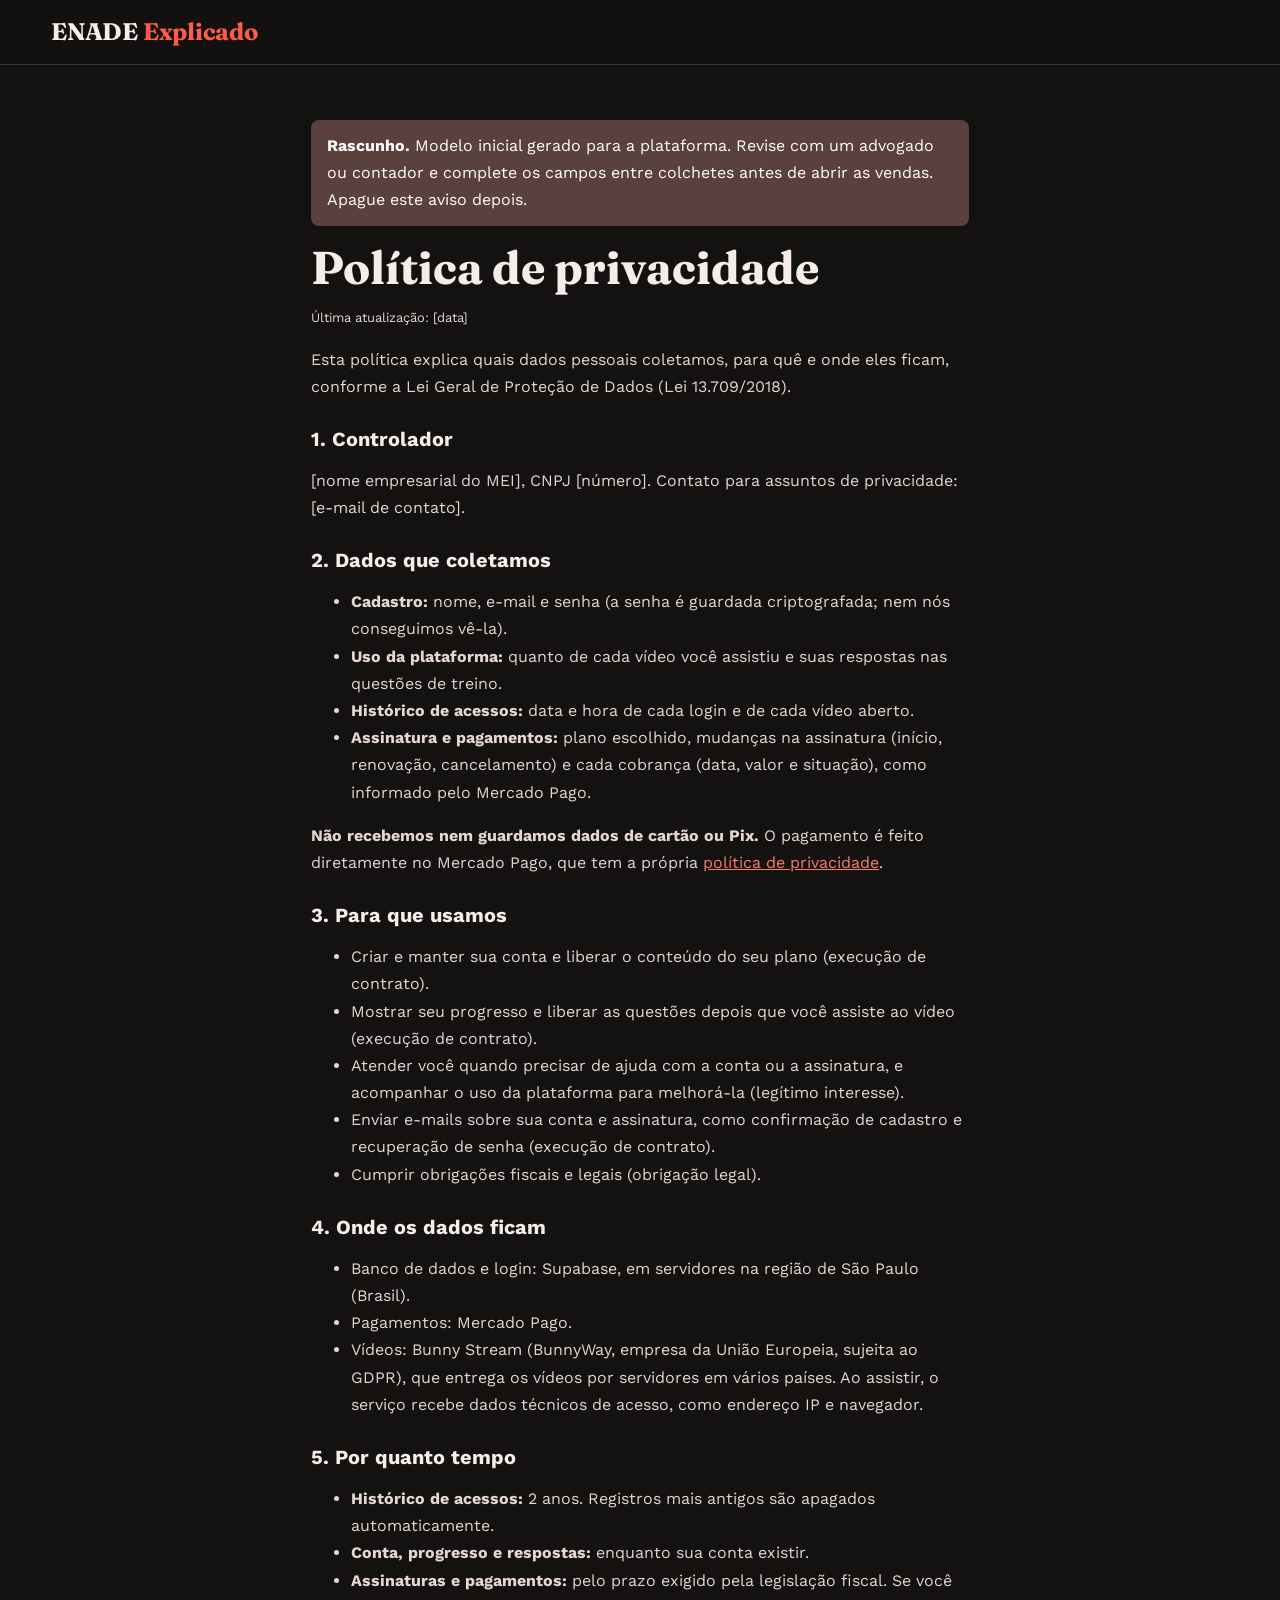
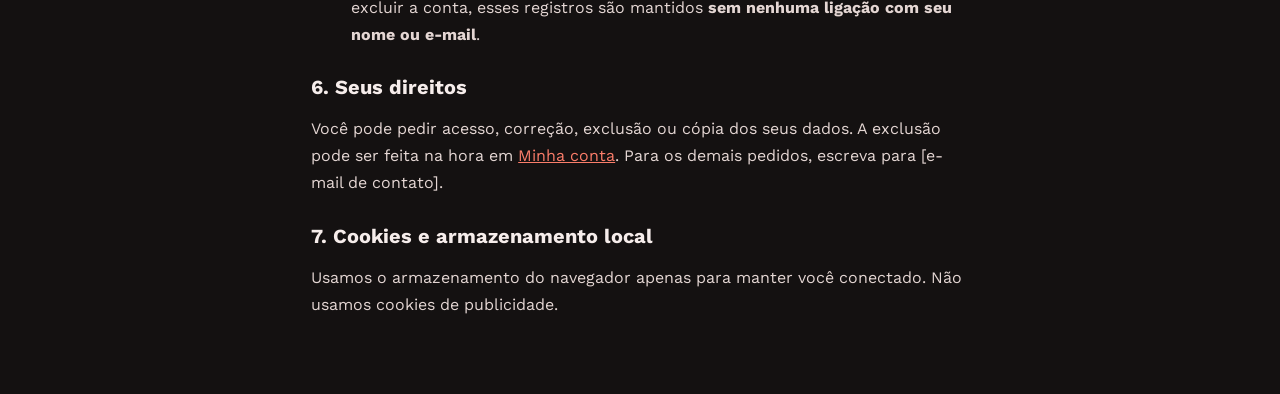
<file: enade/privacidade.html>
<!doctype html>
<html lang="pt-BR">
<head>
<meta charset="utf-8">
<meta name="viewport" content="width=device-width, initial-scale=1">
<title>Política de privacidade · ENADE Explicado</title>
<meta name="theme-color" content="#141111">
<link rel="preconnect" href="https://fonts.googleapis.com">
<link rel="preconnect" href="https://fonts.gstatic.com" crossorigin>
<link href="https://fonts.googleapis.com/css2?family=Fraunces:opsz,wght@9..144,700&family=Work+Sans:wght@400;600;700&display=swap" rel="stylesheet">
<link rel="stylesheet" href="estilo.css">
<style>.doc h2{font-size:20px;margin:28px 0 8px}.doc p,.doc li{color:#E4D6D3;line-height:1.7}.doc .rascunho{background:#5B413E;color:#fff;border-radius:8px;padding:12px 16px}</style>
</head>
<body>
<header class="topbar solid"><a class="logo" href="index.html">ENADE <span>Explicado</span></a></header>
<main class="wrapp doc" style="max-width:760px">
<p class="rascunho"><strong>Rascunho.</strong> Modelo inicial gerado para a plataforma. Revise com um advogado ou contador e complete os campos entre colchetes antes de abrir as vendas. Apague este aviso depois.</p>
<h1>Política de privacidade</h1>
<p class="hint">Última atualização: [data]</p>
<p>Esta política explica quais dados pessoais coletamos, para quê e onde eles ficam, conforme a Lei Geral de Proteção de Dados (Lei 13.709/2018).</p>
<h2>1. Controlador</h2>
<p>[nome empresarial do MEI], CNPJ [número]. Contato para assuntos de privacidade: <span data-contato></span>.</p>
<h2>2. Dados que coletamos</h2>
<ul>
<li><strong>Cadastro:</strong> nome, e-mail e senha (a senha é guardada criptografada; nem nós conseguimos vê-la).</li>
<li><strong>Uso da plataforma:</strong> quanto de cada vídeo você assistiu e suas respostas nas questões de treino.</li>
<li><strong>Histórico de acessos:</strong> data e hora de cada login e de cada vídeo aberto.</li>
<li><strong>Assinatura e pagamentos:</strong> plano escolhido, mudanças na assinatura (início, renovação, cancelamento) e cada cobrança (data, valor e situação), como informado pelo Mercado Pago.</li>
</ul>
<p><strong>Não recebemos nem guardamos dados de cartão ou Pix.</strong> O pagamento é feito diretamente no Mercado Pago, que tem a própria <a href="https://www.mercadopago.com.br/privacidade" target="_blank" rel="noopener">política de privacidade</a>.</p>
<h2>3. Para que usamos</h2>
<ul>
<li>Criar e manter sua conta e liberar o conteúdo do seu plano (execução de contrato).</li>
<li>Mostrar seu progresso e liberar as questões depois que você assiste ao vídeo (execução de contrato).</li>
<li>Atender você quando precisar de ajuda com a conta ou a assinatura, e acompanhar o uso da plataforma para melhorá-la (legítimo interesse).</li>
<li>Enviar e-mails sobre sua conta e assinatura, como confirmação de cadastro e recuperação de senha (execução de contrato).</li>
<li>Cumprir obrigações fiscais e legais (obrigação legal).</li>
</ul>
<h2>4. Onde os dados ficam</h2>
<ul>
<li>Banco de dados e login: Supabase, em servidores na região de São Paulo (Brasil).</li>
<li>Pagamentos: Mercado Pago.</li>
<li>Vídeos: Bunny Stream (BunnyWay, empresa da União Europeia, sujeita ao GDPR), que entrega os vídeos por servidores em vários países. Ao assistir, o serviço recebe dados técnicos de acesso, como endereço IP e navegador.</li>
</ul>
<h2>5. Por quanto tempo</h2>
<ul>
<li><strong>Histórico de acessos:</strong> 2 anos. Registros mais antigos são apagados automaticamente.</li>
<li><strong>Conta, progresso e respostas:</strong> enquanto sua conta existir.</li>
<li><strong>Assinaturas e pagamentos:</strong> pelo prazo exigido pela legislação fiscal. Se você excluir a conta, esses registros são mantidos <strong>sem nenhuma ligação com seu nome ou e-mail</strong>.</li>
</ul>
<h2>6. Seus direitos</h2>
<p>Você pode pedir acesso, correção, exclusão ou cópia dos seus dados. A exclusão pode ser feita na hora em <a href="conta.html">Minha conta</a>. Para os demais pedidos, escreva para <span data-contato></span>.</p>
<h2>7. Cookies e armazenamento local</h2>
<p>Usamos o armazenamento do navegador apenas para manter você conectado. Não usamos cookies de publicidade.</p>
</main>
<script src="config.js"></script>
<script>document.querySelectorAll("[data-contato]").forEach(function (el) { el.textContent = (window.CONFIG && window.CONFIG.CONTATO_EMAIL) || "[e-mail de contato]"; });</script>
</body>
</html>
</file>
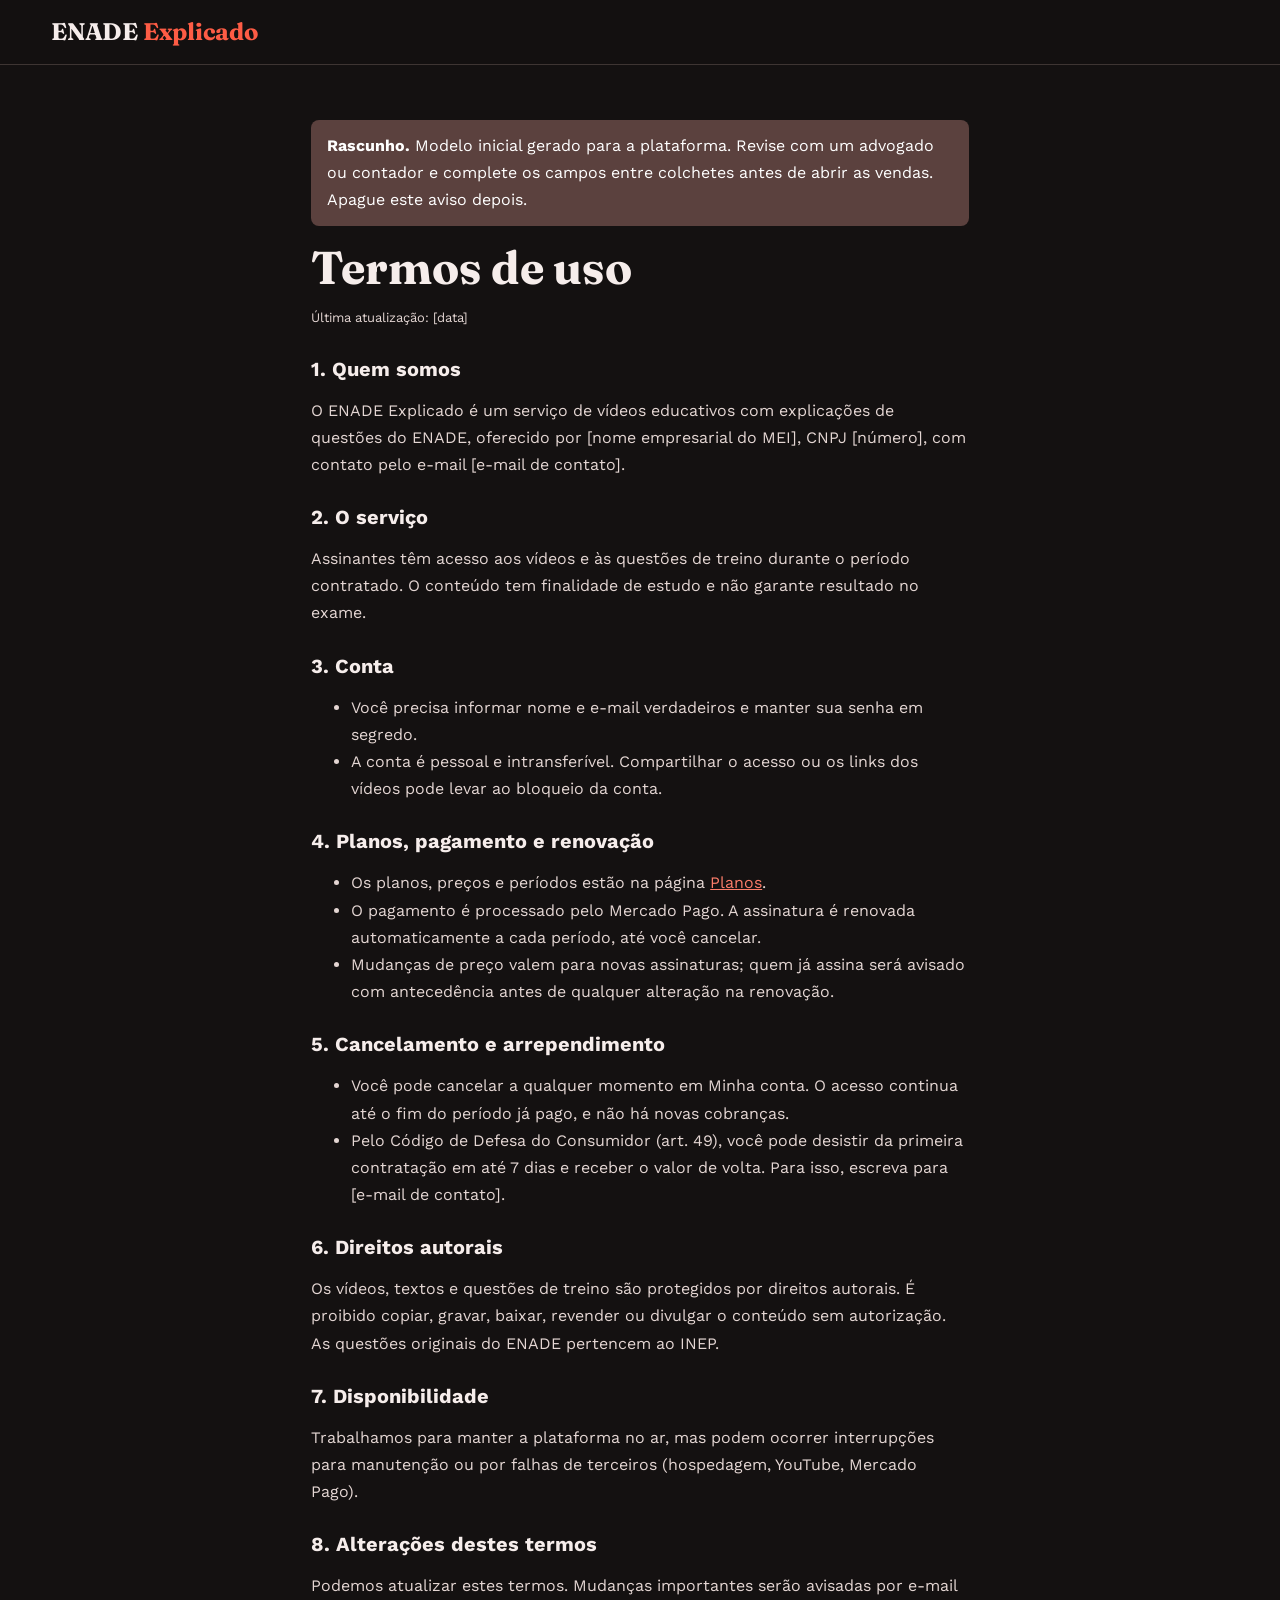
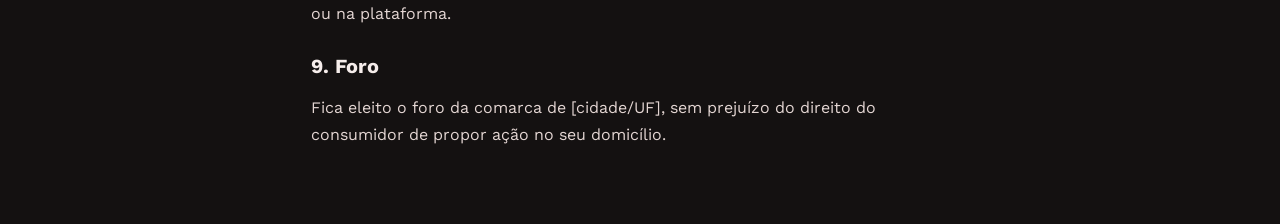
<file: enade/termos.html>
<!doctype html>
<html lang="pt-BR">
<head>
<meta charset="utf-8">
<meta name="viewport" content="width=device-width, initial-scale=1">
<title>Termos de uso · ENADE Explicado</title>
<meta name="theme-color" content="#141111">
<link rel="preconnect" href="https://fonts.googleapis.com">
<link rel="preconnect" href="https://fonts.gstatic.com" crossorigin>
<link href="https://fonts.googleapis.com/css2?family=Fraunces:opsz,wght@9..144,700&family=Work+Sans:wght@400;600;700&display=swap" rel="stylesheet">
<link rel="stylesheet" href="estilo.css">
<style>.doc h2{font-size:20px;margin:28px 0 8px}.doc p,.doc li{color:#E4D6D3;line-height:1.7}.doc .rascunho{background:#5B413E;color:#fff;border-radius:8px;padding:12px 16px}</style>
</head>
<body>
<header class="topbar solid"><a class="logo" href="index.html">ENADE <span>Explicado</span></a></header>
<main class="wrapp doc" style="max-width:760px">
<p class="rascunho"><strong>Rascunho.</strong> Modelo inicial gerado para a plataforma. Revise com um advogado ou contador e complete os campos entre colchetes antes de abrir as vendas. Apague este aviso depois.</p>
<h1>Termos de uso</h1>
<p class="hint">Última atualização: [data]</p>
<h2>1. Quem somos</h2>
<p>O ENADE Explicado é um serviço de vídeos educativos com explicações de questões do ENADE, oferecido por [nome empresarial do MEI], CNPJ [número], com contato pelo e-mail <span data-contato></span>.</p>
<h2>2. O serviço</h2>
<p>Assinantes têm acesso aos vídeos e às questões de treino durante o período contratado. O conteúdo tem finalidade de estudo e não garante resultado no exame.</p>
<h2>3. Conta</h2>
<ul>
<li>Você precisa informar nome e e-mail verdadeiros e manter sua senha em segredo.</li>
<li>A conta é pessoal e intransferível. Compartilhar o acesso ou os links dos vídeos pode levar ao bloqueio da conta.</li>
</ul>
<h2>4. Planos, pagamento e renovação</h2>
<ul>
<li>Os planos, preços e períodos estão na página <a href="planos.html">Planos</a>.</li>
<li>O pagamento é processado pelo Mercado Pago. A assinatura é renovada automaticamente a cada período, até você cancelar.</li>
<li>Mudanças de preço valem para novas assinaturas; quem já assina será avisado com antecedência antes de qualquer alteração na renovação.</li>
</ul>
<h2>5. Cancelamento e arrependimento</h2>
<ul>
<li>Você pode cancelar a qualquer momento em Minha conta. O acesso continua até o fim do período já pago, e não há novas cobranças.</li>
<li>Pelo Código de Defesa do Consumidor (art. 49), você pode desistir da primeira contratação em até 7 dias e receber o valor de volta. Para isso, escreva para <span data-contato></span>.</li>
</ul>
<h2>6. Direitos autorais</h2>
<p>Os vídeos, textos e questões de treino são protegidos por direitos autorais. É proibido copiar, gravar, baixar, revender ou divulgar o conteúdo sem autorização. As questões originais do ENADE pertencem ao INEP.</p>
<h2>7. Disponibilidade</h2>
<p>Trabalhamos para manter a plataforma no ar, mas podem ocorrer interrupções para manutenção ou por falhas de terceiros (hospedagem, YouTube, Mercado Pago).</p>
<h2>8. Alterações destes termos</h2>
<p>Podemos atualizar estes termos. Mudanças importantes serão avisadas por e-mail ou na plataforma.</p>
<h2>9. Foro</h2>
<p>Fica eleito o foro da comarca de [cidade/UF], sem prejuízo do direito do consumidor de propor ação no seu domicílio.</p>
</main>
<script src="config.js"></script>
<script>document.querySelectorAll("[data-contato]").forEach(function (el) { el.textContent = (window.CONFIG && window.CONFIG.CONTATO_EMAIL) || "[e-mail de contato]"; });</script>
</body>
</html>
</file>
<file: enade/estilo.css>
:root{
  color-scheme:dark;
  --bg:#141111; --bg2:#1D1918; --surface:#262120; --surface2:#322B2A; --line:#3E3533;
  --ink:#F6EDEB; --muted:#B8A6A2; --dim:#8C7B77;
  --accent:#FE5C45; --accent2:#FB7D6A; --accent-ink:#1A1413; --focus:#FB7D6A;
  --fg:#C79A93; --ce:#FB7D6A;
  --font:"Work Sans","Segoe UI",Arial,sans-serif; --serif:Fraunces,Georgia,serif;
  --pad:clamp(16px,4vw,56px);
}
*,*::before,*::after{box-sizing:border-box}
html{scroll-behavior:smooth}
body{margin:0;background:var(--bg);color:var(--ink);font-family:var(--font);font-size:16px;line-height:1.5;overflow-x:hidden}
h1,h2,h3{margin:0;line-height:1.15}
a{color:var(--accent2)}
button{font:inherit;color:inherit}
:focus-visible{outline:3px solid var(--focus);outline-offset:2px}
[hidden]{display:none!important}
.sr{position:absolute;width:1px;height:1px;overflow:hidden;clip:rect(0 0 0 0);white-space:nowrap}

/* ---------- Barra do topo ---------- */
.topbar{position:fixed;inset:0 0 auto 0;z-index:20;display:flex;align-items:center;gap:16px;padding:14px var(--pad);
  background:linear-gradient(180deg,rgba(10,8,8,.85),rgba(10,8,8,0));transition:background .25s}
.topbar.solid{background:rgba(20,17,17,.97);box-shadow:0 1px 0 var(--line)}
.logo{font-family:var(--serif);font-weight:700;font-size:24px;letter-spacing:-.01em;color:var(--ink);text-decoration:none;white-space:nowrap}
.logo span{color:var(--accent)}
.search{position:relative;margin-left:auto;flex:0 1 340px}
.search svg{position:absolute;left:12px;top:50%;transform:translateY(-50%);color:var(--muted);pointer-events:none}
.search input{width:100%;font:inherit;font-size:15px;color:var(--ink);background:rgba(0,0,0,.55);border:1px solid rgba(255,255,255,.25);border-radius:6px;padding:8px 12px 8px 38px}
.search input::placeholder{color:var(--dim)}
.fbtn{display:inline-flex;align-items:center;gap:6px;border:1px solid rgba(255,255,255,.25);background:rgba(0,0,0,.55);border-radius:6px;padding:8px 12px;cursor:pointer;font-weight:600;font-size:15px;white-space:nowrap}
.fbtn[aria-expanded="true"]{background:var(--ink);color:var(--accent-ink);border-color:var(--ink)}
.fbtn .n{background:var(--accent);color:#fff;border-radius:999px;font-size:12px;min-width:20px;padding:0 6px;text-align:center}
@media (max-width:560px){
  .logo{font-size:19px}
  .topbar{gap:8px;flex-wrap:wrap}
  .search{order:3;flex:1 1 100%;margin-left:0}
  .fbtn{margin-left:auto}
  .fbtn .t{display:none}
}

/* ---------- Painel de filtros ---------- */
.panel{position:fixed;left:0;right:0;z-index:19;background:rgba(20,17,17,.98);border-bottom:1px solid var(--line);padding:16px var(--pad) 18px;box-shadow:0 20px 40px rgba(0,0,0,.5)}
.panel[hidden]{display:none}
.row{display:grid;grid-template-columns:repeat(5,minmax(0,1fr));gap:10px}
@media (max-width:980px){.row{grid-template-columns:repeat(3,minmax(0,1fr))}}
@media (max-width:600px){.row{grid-template-columns:repeat(2,minmax(0,1fr))}}
.row label,.sortlbl{display:flex;flex-direction:column;gap:3px;font-size:13px;font-weight:600;color:var(--muted)}
select{width:100%;font:inherit;font-size:15px;color:var(--ink);background:var(--surface);border:1px solid var(--line);border-radius:6px;padding:8px 10px}
.panelfoot{display:flex;flex-wrap:wrap;gap:10px 16px;align-items:center;margin-top:12px}
.linkbtn{border:0;background:none;color:var(--accent2);font-weight:600;cursor:pointer;padding:4px 2px;text-decoration:underline}

/* ---------- Destaque ---------- */
.hero{position:relative;min-height:min(78vh,720px);display:flex;align-items:flex-end;padding:120px var(--pad) clamp(40px,8vh,90px);overflow:hidden}
.hero-bg{position:absolute;inset:0;width:100%;height:100%;object-fit:cover;z-index:0}
.hero-bg.ph{background:radial-gradient(120% 90% at 80% 20%,#FB7D6A 0%,#AE4B3D 35%,#5B413E 65%,#141111 100%)}
.hero::after{content:"";position:absolute;inset:0;z-index:1;
  background:linear-gradient(90deg,rgba(20,17,17,.95) 0%,rgba(20,17,17,.6) 45%,rgba(20,17,17,.1) 75%),
             linear-gradient(0deg,var(--bg) 0%,rgba(20,17,17,0) 35%)}
.hero-txt{position:relative;z-index:2;max-width:620px}
.kicker{display:inline-flex;align-items:center;gap:8px;font-size:13px;font-weight:700;letter-spacing:.12em;text-transform:uppercase;color:var(--accent2)}
.kicker::before{content:"";width:22px;height:3px;background:var(--accent);border-radius:2px}
.hero h1{font-family:var(--serif);font-size:clamp(34px,5.6vw,68px);letter-spacing:-.015em;margin:10px 0 12px;text-shadow:0 2px 20px rgba(0,0,0,.4)}
.hero .facts{display:flex;flex-wrap:wrap;gap:6px 14px;color:var(--ink);font-size:15px;font-weight:600}
.hero .facts .hl{color:#7FD99A}
.hero p.d{color:#E4D6D3;font-size:clamp(15px,1.6vw,18px);margin:12px 0 22px;max-width:56ch;text-shadow:0 1px 8px rgba(0,0,0,.5)}
.actions{display:flex;flex-wrap:wrap;gap:10px}
.btn{display:inline-flex;align-items:center;gap:8px;border:0;border-radius:6px;padding:11px 24px;font-weight:700;font-size:17px;cursor:pointer}
.btn.play{background:var(--ink);color:var(--accent-ink)}
.btn.play:hover{background:#fff}
.btn.sec{background:rgba(120,110,108,.55);color:var(--ink)}
.btn.sec:hover{background:rgba(120,110,108,.75)}
.btn[disabled]{opacity:.55;cursor:default}

/* ---------- Fileiras ---------- */
main{position:relative;z-index:3;padding-bottom:40px}
.hero + main{margin-top:-40px}
.lane{margin:0 0 34px}
.lane h2{font-family:var(--font);font-size:clamp(18px,1.8vw,22px);font-weight:700;padding:0 var(--pad);margin-bottom:10px;display:flex;align-items:baseline;gap:10px}
.lane h2 small{font-size:14px;font-weight:600;color:var(--dim)}
.track-wrap{position:relative}
.track{display:flex;gap:10px;overflow-x:auto;scroll-snap-type:x mandatory;scroll-padding:0 var(--pad);padding:10px var(--pad) 18px;scrollbar-width:none}
.track::-webkit-scrollbar{display:none}
.track > .card{flex:0 0 clamp(230px,22vw,310px);scroll-snap-align:start}
.arrow{position:absolute;top:10px;bottom:18px;width:calc(var(--pad) - 4px);min-width:36px;z-index:4;border:0;cursor:pointer;
  background:rgba(20,17,17,.7);color:var(--ink);display:grid;place-items:center;opacity:0;transition:opacity .2s}
.arrow.l{left:0;border-radius:0 6px 6px 0}.arrow.r{right:0;border-radius:6px 0 0 6px}
.track-wrap:hover .arrow:not([hidden]),.arrow:focus-visible{opacity:1}
.arrow[hidden]{display:none}
@media (hover:none){.arrow{display:none}}

/* Agrupar por */
.groupby{display:flex;flex-wrap:wrap;align-items:center;gap:8px;padding:0 var(--pad);margin:0 0 22px}
.groupby span{color:var(--muted);font-size:14px;font-weight:600;margin-right:4px}
.pill{border:1px solid var(--line);background:var(--bg2);border-radius:999px;padding:5px 14px;font-size:14px;font-weight:600;cursor:pointer;color:var(--muted)}
.pill[aria-pressed="true"]{background:var(--ink);border-color:var(--ink);color:var(--accent-ink)}

/* Resultados */
.results{padding:110px var(--pad) 20px}
.results h2{font-family:var(--font);font-size:22px;font-weight:700}
.chips{display:flex;flex-wrap:wrap;gap:6px;margin:10px 0 0}
.chip{display:inline-flex;align-items:center;gap:6px;border:1px solid var(--line);background:var(--surface);font-size:14px;padding:4px 10px;border-radius:999px;cursor:pointer}
.chip b{color:var(--accent2)}
.grid{display:grid;grid-template-columns:repeat(auto-fill,minmax(240px,1fr));gap:24px 10px;padding:18px var(--pad) 50px}
.empty{text-align:center;padding:40px 20px 80px;color:var(--muted)}
.empty h3{color:var(--ink);font-size:22px;margin-bottom:6px}

/* ---------- Card ---------- */
.card{position:relative;border-radius:8px;transition:transform .22s ease,z-index 0s .22s;z-index:1}
.card:hover,.card:focus-within{transform:scale(1.06);z-index:5;transition:transform .22s ease,z-index 0s}
@media (hover:none){.card:hover{transform:none}}
.thumb{position:relative;display:block;width:100%;aspect-ratio:16/9;border:0;padding:0;border-radius:8px;overflow:hidden;background:var(--surface);cursor:pointer}
.thumb img{width:100%;height:100%;object-fit:cover;display:block}
.thumb::after{content:"";position:absolute;inset:0;background:linear-gradient(0deg,rgba(0,0,0,.75) 0%,rgba(0,0,0,0) 55%)}
.thumb .q{position:absolute;left:10px;bottom:8px;z-index:2;font-family:var(--serif);font-weight:700;font-size:22px;line-height:1;color:#fff;text-shadow:0 1px 6px rgba(0,0,0,.6)}
.thumb .q small{display:block;font-family:var(--font);font-size:11px;font-weight:600;letter-spacing:.06em;text-transform:uppercase;opacity:.85;margin-bottom:2px}
.thumb .dur{position:absolute;right:8px;bottom:8px;z-index:2;background:rgba(0,0,0,.7);color:#fff;font-size:12px;font-weight:600;padding:1px 6px;border-radius:4px}
.thumb .badge{position:absolute;left:8px;top:8px;z-index:2;font-size:11px;font-weight:700;letter-spacing:.04em;padding:2px 7px;border-radius:4px}
.badge.fg{background:var(--fg);color:#1A1413}
.badge.ce{background:var(--ce);color:#1A1413}
.thumb .playic{position:absolute;inset:0;z-index:2;display:grid;place-items:center;opacity:0;transition:opacity .2s}
.thumb .playic span{width:50px;height:50px;border-radius:50%;background:rgba(255,255,255,.92);display:grid;place-items:center}
.card:hover .playic,.thumb:focus-visible .playic{opacity:1}
.thumb.soon{cursor:default;background:linear-gradient(135deg,#3A2E2C,#7A3A30 55%,#AE4B3D)}
.thumb.soon .soonlbl{position:absolute;right:8px;bottom:8px;z-index:2;font-size:11px;font-weight:700;letter-spacing:.06em;text-transform:uppercase;color:#fff;background:rgba(0,0,0,.45);padding:2px 7px;border-radius:4px}
.card .info{padding:8px 2px 0}
.card h3{font-size:15.5px;font-weight:600;line-height:1.3;display:-webkit-box;-webkit-line-clamp:2;-webkit-box-orient:vertical;overflow:hidden}
.card .sub{margin:3px 0 0;font-size:13px;color:var(--muted);white-space:nowrap;overflow:hidden;text-overflow:ellipsis}
.card .sub .tema{color:var(--ink)}
.thumb .prog{position:absolute;left:0;right:0;bottom:0;height:4px;background:rgba(255,255,255,.25);z-index:3}
.thumb .prog i{display:block;height:100%;background:var(--accent)}
.card .sub .ex{color:var(--accent2);font-weight:600}

/* ---------- Player ---------- */
dialog{border:0;padding:0;background:transparent;width:min(1000px,calc(100vw - 24px));max-height:calc(100vh - 24px);color:var(--ink);overflow-y:auto;overscroll-behavior:contain}
dialog::backdrop{background:rgba(5,4,4,.88)}
.player{background:var(--bg2);border-radius:10px;overflow:hidden;box-shadow:0 30px 80px rgba(0,0,0,.6)}
.player .frame{aspect-ratio:16/9;background:#000}
.player iframe{width:100%;height:100%;border:0;display:block}
.player .pinfo{padding:16px 20px 20px;display:flex;gap:16px;justify-content:space-between;align-items:flex-start}
.player h2{font-family:var(--serif);font-size:24px}
.player p{margin:6px 0 0;color:var(--muted);font-size:15px}
.close{flex:none;border:1px solid var(--line);background:var(--surface);border-radius:999px;padding:7px 14px;cursor:pointer;font-weight:600}

/* ---------- Treino (abaixo do vídeo) ---------- */
.treino{border-top:1px solid var(--line);padding:20px 20px 24px}
.treino[hidden]{display:none}
.thead{display:flex;flex-wrap:wrap;justify-content:space-between;align-items:flex-end;gap:6px 16px;margin-bottom:14px}
.thead h3{font-family:var(--serif);font-size:22px;margin-top:4px}
.tcount{color:var(--muted);font-size:14px}
.lock{display:flex;gap:14px;align-items:flex-start;background:var(--surface);border:1px dashed var(--line);border-radius:10px;padding:16px}
.lock svg{flex:none;color:var(--accent2);margin-top:2px}
.lock p{margin:4px 0 10px;color:var(--muted);font-size:14.5px}
.pbar{height:8px;background:var(--surface2);border-radius:999px;overflow:hidden;max-width:420px}
.pbar i{display:block;height:100%;width:0;background:var(--accent);transition:width .6s ease}
.unlocked{background:rgba(127,217,154,.12);border:1px solid rgba(127,217,154,.4);color:#BDF0CB;border-radius:8px;padding:10px 14px;margin-bottom:14px;font-weight:600}
.qs{list-style:none;margin:0;padding:0;display:flex;flex-direction:column;gap:16px}
.tq{background:var(--surface);border:1px solid var(--line);border-radius:10px;padding:16px;scroll-margin-top:12px}
.tq.certo{border-color:rgba(127,217,154,.55)}
.tq.errado{border-color:rgba(254,92,69,.6)}
.qnum{font-size:13px;font-weight:700;letter-spacing:.06em;text-transform:uppercase;color:var(--accent2)}
.qnum em{font-style:normal;color:var(--muted);text-transform:none;letter-spacing:0;font-weight:600;margin-left:6px}
.player .enun{margin:6px 0 12px;white-space:pre-line;line-height:1.55;color:var(--ink);font-size:16px}
.qimg{display:block;max-width:100%;border-radius:6px;margin:10px 0 4px;background:#fff}
.alts{display:flex;flex-direction:column;gap:8px}
.alt{display:flex;gap:10px;align-items:flex-start;padding:9px 12px;border:1px solid var(--line);border-radius:8px;cursor:pointer;background:var(--bg2);transition:border-color .15s,background .15s}
.alt:hover{border-color:var(--muted)}
.alt input{position:absolute;opacity:0;pointer-events:none}
.alt .L{flex:none;width:26px;height:26px;border-radius:50%;display:grid;place-items:center;font-weight:700;font-size:13px;border:1.5px solid var(--muted);color:var(--muted)}
.alt .txt{padding-top:2px;white-space:pre-line}
.alt:has(input:checked){border-color:var(--ink);background:var(--surface2)}
.alt:has(input:checked) .L{background:var(--ink);border-color:var(--ink);color:var(--accent-ink)}
.alt:has(input:focus-visible){outline:3px solid var(--focus);outline-offset:2px}
.alt.correta,.alt.correta:has(input:checked){border-color:#7FD99A;background:rgba(127,217,154,.12)}
.alt.correta .L,.alt.correta:has(input:checked) .L{background:#7FD99A;border-color:#7FD99A;color:#10261A}
.alt.marcada-errada,.alt.marcada-errada:has(input:checked){border-color:var(--accent);background:rgba(254,92,69,.12)}
.alt.marcada-errada .L,.alt.marcada-errada:has(input:checked) .L{background:var(--accent);border-color:var(--accent);color:#fff}
.alt:has(input:disabled){cursor:default}
.tq textarea{width:100%;min-height:110px;font:inherit;color:var(--ink);background:var(--bg2);border:1px solid var(--line);border-radius:8px;padding:10px 12px;resize:vertical}
.fb{margin-top:12px;border-radius:8px;padding:10px 14px;font-size:15px}
.fb p{margin:4px 0 0;color:var(--ink);white-space:pre-line}
.fb.ok{background:rgba(127,217,154,.12)}.fb.ok strong{color:#7FD99A}
.fb.no{background:rgba(254,92,69,.12)}.fb.no strong{color:var(--accent2)}
.fb.info{background:var(--surface2)}.fb.info strong{color:var(--accent2)}
.tfoot{display:flex;flex-wrap:wrap;gap:10px 16px;align-items:center;justify-content:space-between;margin-top:18px}
#tstatus{color:var(--muted);font-size:15px}
.score{font-family:var(--serif);font-size:26px;color:var(--ink);font-weight:700;margin-right:4px}
.btn.gab{background:var(--accent);color:#fff;font-size:16px}
.btn.gab:disabled{opacity:.4;cursor:not-allowed}

footer{padding:20px var(--pad) 32px;color:var(--dim);font-size:13.5px;border-top:1px solid var(--line)}

/* ---------- Gerador (adicionar.html) ---------- */
.page{padding:36px var(--pad) 50px;max-width:1240px;margin:0 auto}
.page h1{font-family:var(--serif);font-size:clamp(30px,4.5vw,48px)}
.page > p{color:var(--muted);max-width:66ch}
.form{display:grid;grid-template-columns:1fr 1fr;gap:12px 16px;background:var(--bg2);border:1px solid var(--line);border-radius:12px;padding:20px;margin:22px 0}
.form .full{grid-column:1/-1}
@media (max-width:700px){.form{grid-template-columns:1fr}}
.form label{display:flex;flex-direction:column;gap:4px;font-weight:600;font-size:14px}
.form label.check{flex-direction:row;align-items:center;gap:8px}
.form input,.form textarea{font:inherit;font-weight:400;color:var(--ink);background:var(--surface);border:1px solid var(--line);border-radius:6px;padding:9px 11px;width:100%}
.form input[type=checkbox]{width:18px;height:18px;accent-color:var(--accent)}
.form textarea{min-height:70px;resize:vertical}
.hint{font-weight:400;color:var(--muted);font-size:13px}
.out{display:grid;grid-template-columns:320px 1fr;gap:28px;align-items:start}
@media (max-width:800px){.out{grid-template-columns:1fr}}
.out h2{font-size:18px;margin-bottom:12px}
pre{margin:0;background:var(--surface);border:1px solid var(--line);border-radius:8px;padding:14px;overflow:auto;font-size:13.5px;white-space:pre-wrap;word-break:break-word}
.btn.copy{background:var(--accent);color:#fff;margin-top:12px;font-size:15px;padding:9px 18px}

/* ---------- Conta, login e assinatura ---------- */
#usuario{display:flex;align-items:center;gap:8px}
.btn-sm{display:inline-flex;align-items:center;border:1px solid var(--accent);background:var(--accent);color:#fff;border-radius:6px;padding:7px 14px;font-weight:700;font-size:14.5px;text-decoration:none;white-space:nowrap;cursor:pointer}
.btn-sm.ghost{background:rgba(0,0,0,.45);border-color:rgba(255,255,255,.3);color:var(--ink)}
.menu{position:relative}
.menu summary{list-style:none;cursor:pointer}
.menu summary::-webkit-details-marker{display:none}
.avatar{width:36px;height:36px;border-radius:8px;background:linear-gradient(135deg,#AE4B3D,#FB7D6A);display:grid;place-items:center;font-weight:700;color:#fff}
.menu-pop{position:absolute;right:0;top:calc(100% + 8px);min-width:210px;background:var(--bg2);border:1px solid var(--line);border-radius:8px;padding:6px;box-shadow:0 12px 30px rgba(0,0,0,.5);z-index:30}
.menu-pop a,.menu-pop button{display:block;width:100%;text-align:left;padding:9px 12px;border-radius:6px;color:var(--ink);text-decoration:none;background:none;border:0;cursor:pointer;font-size:15px}
.menu-pop a:hover,.menu-pop button:hover{background:var(--surface)}
.menu-nome{margin:4px 12px 6px;font-size:13px;color:var(--muted);overflow:hidden;text-overflow:ellipsis;white-space:nowrap}
@media (max-width:560px){#usuario{order:2}.btn-sm{padding:6px 10px;font-size:13.5px}}

.toast{position:fixed;left:50%;bottom:24px;transform:translateX(-50%);z-index:100;background:var(--ink);color:var(--accent-ink);padding:12px 18px;border-radius:8px;font-weight:600;box-shadow:0 10px 30px rgba(0,0,0,.5);max-width:calc(100vw - 32px)}
.toast.erro{background:var(--accent);color:#fff}
.setup{background:#5B413E;color:#fff;padding:10px var(--pad);font-size:14.5px;position:relative;z-index:25}
.setup code{background:rgba(0,0,0,.3);padding:1px 6px;border-radius:4px}

/* Páginas simples (login, planos, conta, admin) */
.topbar.solid:not(#topbar){position:sticky}
a.btn{text-decoration:none}
.wrapp{max-width:1100px;margin:0 auto;padding:40px var(--pad) 60px}
.wrapp.estreito{max-width:460px}
.wrapp h1{font-family:var(--serif);font-size:clamp(30px,4.5vw,46px);margin-bottom:8px}
.wrapp > p.lead{color:var(--muted);font-size:17px;margin:0 0 26px;max-width:60ch}
.caixa{background:var(--bg2);border:1px solid var(--line);border-radius:12px;padding:24px}
.campo{display:flex;flex-direction:column;gap:5px;margin-bottom:14px;font-weight:600;font-size:14px}
.campo input,.campo textarea{font:inherit;font-weight:400;color:var(--ink);background:var(--surface);border:1px solid var(--line);border-radius:6px;padding:10px 12px;width:100%}
.campo.check{flex-direction:row;align-items:flex-start;gap:10px;font-weight:400;font-size:14px;color:var(--muted)}
.campo.check input{width:18px;height:18px;flex:none;margin-top:2px;accent-color:var(--accent)}
.btn.full{width:100%;justify-content:center}
.btn.prim{background:var(--accent);color:#fff}
.btn.prim:hover{background:#ff6e59}
.abas{display:flex;gap:4px;background:var(--surface);border-radius:8px;padding:4px;margin-bottom:20px}
.abas button{flex:1;border:0;background:none;border-radius:6px;padding:9px;font-weight:700;cursor:pointer;color:var(--muted)}
.abas button[aria-selected="true"]{background:var(--ink);color:var(--accent-ink)}
.msg{border-radius:8px;padding:10px 14px;margin-bottom:14px;font-size:14.5px}
.msg.erro{background:rgba(254,92,69,.14);border:1px solid rgba(254,92,69,.45);color:#FFC7BE}
.msg.ok{background:rgba(127,217,154,.12);border:1px solid rgba(127,217,154,.4);color:#BDF0CB}
.links{display:flex;justify-content:space-between;flex-wrap:wrap;gap:8px;margin-top:14px;font-size:14px}
.links a,.links button{color:var(--accent2);background:none;border:0;padding:0;cursor:pointer;font-size:14px;text-decoration:underline}

/* Planos */
.planos{display:grid;grid-template-columns:repeat(auto-fit,minmax(250px,1fr));gap:18px;align-items:stretch}
.plano{position:relative;background:var(--bg2);border:1px solid var(--line);border-radius:14px;padding:26px 22px;display:flex;flex-direction:column;gap:10px}
.plano.dest{border:2px solid var(--accent);background:linear-gradient(180deg,rgba(254,92,69,.10),var(--bg2) 45%)}
.plano .selo{position:absolute;top:-12px;left:22px;background:var(--accent);color:#fff;font-size:12px;font-weight:700;letter-spacing:.06em;text-transform:uppercase;padding:3px 10px;border-radius:999px}
.plano h2{font-family:var(--serif);font-size:26px}
.plano .desc{color:var(--muted);margin:0;font-size:15px}
.plano .preco{font-size:34px;font-weight:700;letter-spacing:-.01em;margin-top:6px}
.plano .preco small{font-size:15px;color:var(--muted);font-weight:600}
.plano .equiv{color:#7FD99A;font-size:14px;font-weight:600;margin:0;min-height:1.4em}
.plano ul{list-style:none;padding:0;margin:8px 0 14px;display:flex;flex-direction:column;gap:8px;font-size:15px}
.plano li{display:flex;gap:8px}
.plano li::before{content:"✓";color:#7FD99A;font-weight:700}
.plano .btn{margin-top:auto;justify-content:center}
.nota{color:var(--dim);font-size:13.5px;margin-top:22px;line-height:1.6}

/* Conta */
.linha{display:flex;flex-wrap:wrap;justify-content:space-between;gap:10px 20px;align-items:center;padding:14px 0;border-bottom:1px solid var(--line)}
.linha:last-child{border-bottom:0}
.linha .rot{color:var(--muted);font-size:14px}
.linha .val{font-weight:600}
.status{display:inline-block;padding:3px 10px;border-radius:999px;font-size:13px;font-weight:700}
.status.ativa{background:rgba(127,217,154,.18);color:#7FD99A}
.status.pendente{background:rgba(251,200,106,.18);color:#FBC86A}
.status.cancelada,.status.pausada,.status.nenhuma{background:var(--surface2);color:var(--muted)}
.secao{margin-top:22px}
.secao h2{font-size:18px;margin-bottom:10px}
.perigo{border-color:rgba(254,92,69,.35)}
.btn.danger{background:transparent;border:1px solid var(--accent);color:var(--accent2);font-size:15px}

/* Cadeado nos cards e janela de assinatura */
.thumb.locked{cursor:pointer;background:linear-gradient(135deg,#2A2322,#4A302C 55%,#6E372E)}
.thumb.locked img{filter:saturate(.7) brightness(.75)}
.thumb .lock{position:absolute;right:8px;top:8px;z-index:2;display:inline-flex;align-items:center;gap:5px;background:rgba(0,0,0,.65);color:#fff;font-size:11.5px;font-weight:700;padding:3px 8px;border-radius:4px}
.thumb .free{position:absolute;right:8px;top:8px;z-index:2;background:#7FD99A;color:#10261A;font-size:11px;font-weight:700;letter-spacing:.04em;padding:2px 7px;border-radius:4px}
.paywall{background:var(--bg2);border-radius:12px;padding:30px 28px;max-width:460px;margin:0 auto;text-align:center;border:1px solid var(--line)}
.paywall .ic{width:56px;height:56px;border-radius:50%;background:rgba(254,92,69,.15);color:var(--accent2);display:grid;place-items:center;margin:0 auto 14px}
.paywall h2{font-family:var(--serif);font-size:26px;margin-bottom:6px}
.paywall p{color:var(--muted);margin:0 0 20px}
.paywall .actions{justify-content:center}
#pw{width:min(500px,calc(100vw - 24px))}

/* Relatórios */
.kpis{display:grid;grid-template-columns:repeat(auto-fill,minmax(170px,1fr));gap:12px;margin-bottom:22px}
.kpi{background:var(--bg2);border:1px solid var(--line);border-radius:10px;padding:14px 16px}
.kpi .rot{font-size:13px;color:var(--muted)}
.kpi .num{font-size:28px;font-weight:600;letter-spacing:-.01em;margin-top:2px;font-variant-numeric:tabular-nums}
.kpi .det{font-size:12.5px;color:var(--dim);margin-top:2px}
.painel{background:var(--bg2);border:1px solid var(--line);border-radius:10px;padding:16px 18px;margin-bottom:18px}
.painel h3{font-size:16px;margin-bottom:2px}
.painel .sub2{font-size:13px;color:var(--muted);margin:0 0 12px}
.grafico{position:relative;padding-left:64px}
.colunas{position:relative;display:grid;grid-template-columns:repeat(6,1fr);align-items:end;height:200px;border-bottom:1px solid var(--line)}
.tick{position:absolute;left:-64px;right:0;border-top:1px solid var(--line);height:0}
.tick span{position:absolute;left:0;top:-8px;width:58px;text-align:right;font-size:11.5px;color:var(--dim);font-variant-numeric:tabular-nums}
.col{position:relative;z-index:1;height:100%;display:flex;flex-direction:column;justify-content:flex-end;align-items:center;cursor:default;outline:none}
.col .barra{width:min(24px,60%);background:#E8513B;border-radius:4px 4px 0 0;min-height:0;transition:filter .15s}
.col:hover .barra,.col:focus-visible .barra{filter:brightness(1.15)}
.col .cap{font-size:12.5px;font-weight:600;color:var(--ink);margin-bottom:4px;font-variant-numeric:tabular-nums;white-space:nowrap}
.col .dica{position:absolute;left:50%;transform:translateX(-50%);background:var(--ink);color:var(--accent-ink);font-size:13px;padding:6px 10px;border-radius:6px;white-space:nowrap;pointer-events:none;opacity:0;transition:opacity .1s;z-index:3}
.col:hover .dica,.col:focus-visible .dica{opacity:1}
.colunas:hover .cap,.colunas:focus-within .cap{opacity:0}
.meses{display:grid;grid-template-columns:repeat(6,1fr);font-size:12.5px;color:var(--muted);text-align:center;margin:6px 0 0 64px}
.painel details{margin-top:10px;font-size:14px}
.painel summary{cursor:pointer;color:var(--accent2)}
.minibar{display:inline-block;height:8px;border-radius:0 4px 4px 0;background:#E8513B;vertical-align:middle;margin-right:8px}
.grid2c{display:grid;grid-template-columns:1fr 1fr;gap:18px}
@media (max-width:860px){.grid2c{grid-template-columns:1fr}}
.aluno h4{font-size:15px;margin:16px 0 6px}
.aluno .tabela{font-size:13.5px}
.pill-st{display:inline-block;padding:1px 8px;border-radius:999px;font-size:12px;font-weight:700;background:var(--surface2);color:var(--muted)}
.pill-st.aprovado,.pill-st.ativa,.pill-st.ativada,.pill-st.renovada,.pill-st.reativada{background:rgba(127,217,154,.18);color:#7FD99A}
.pill-st.recusado,.pill-st.estornado,.pill-st.cancelada,.pill-st.cancelado{background:rgba(254,92,69,.16);color:#FF9A8A}
.pill-st.pendente,.pill-st.agendado,.pill-st.pausada{background:rgba(251,200,106,.16);color:#FBC86A}

/* Admin */
.tabela{width:100%;border-collapse:collapse;font-size:14.5px}
.tabela th{text-align:left;color:var(--muted);font-weight:600;font-size:13px;padding:8px 10px;border-bottom:1px solid var(--line)}
.tabela td{padding:10px;border-bottom:1px solid var(--line);vertical-align:middle}
.tabela input{font:inherit;color:var(--ink);background:var(--surface);border:1px solid var(--line);border-radius:6px;padding:6px 8px;width:100%}
.tabwrap{overflow-x:auto}
.mini{border:1px solid var(--line);background:var(--surface);border-radius:6px;padding:5px 10px;cursor:pointer;font-size:13.5px;font-weight:600;white-space:nowrap}
.mini.del{color:var(--accent2)}
.tag2{font-size:12px;font-weight:700;padding:2px 8px;border-radius:999px;background:var(--surface2);color:var(--muted)}
.tag2.on{background:rgba(127,217,154,.18);color:#7FD99A}
.player .carregando{height:100%;display:grid;place-items:center;color:var(--muted);padding:20px;text-align:center}
</file>
